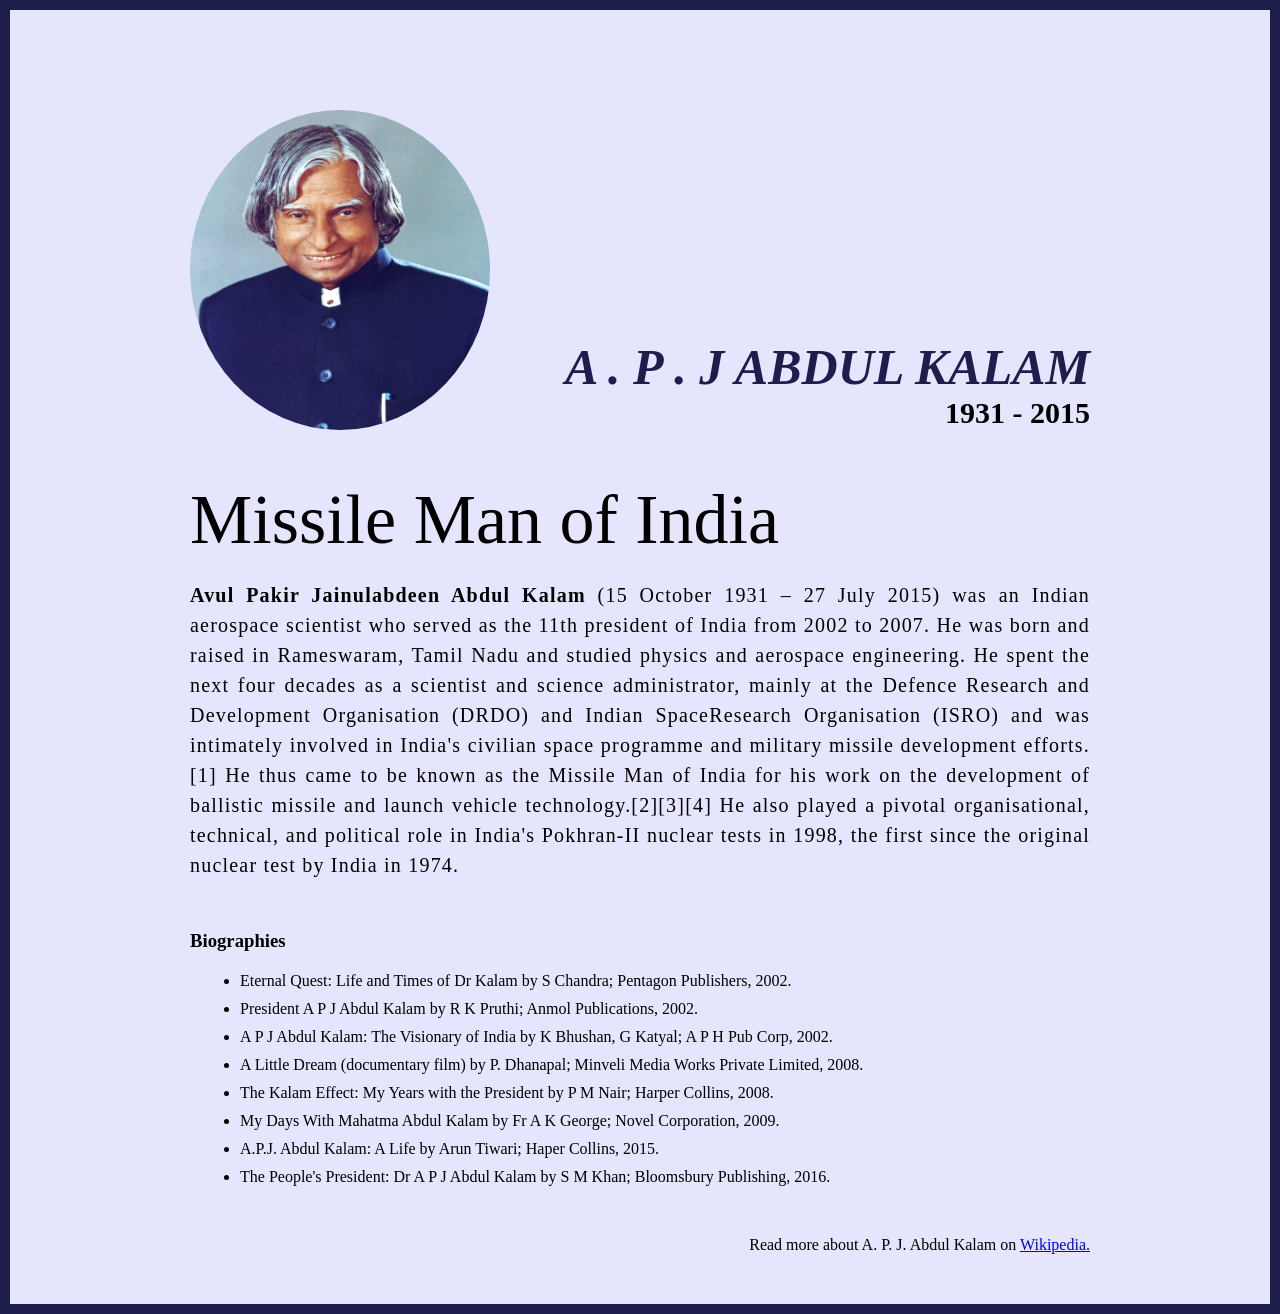
<file: Fronted Projects/P 1 Abdul Kalam/index.html>
<!DOCTYPE html>
<html lang="en">

<head>
    <meta charset="UTF-8">
    <meta name="viewport" content="width=device-width, initial-scale=1.0">
    <title>Abdul Kalam</title>
    <link rel="stylesheet" href="style.css">
    <style>
        .box {
            border: 4px;
        }
    </style>
</head>

<body>
    <div class="fullpage">
        <div class="content">

            <Section class="top_section">
                <div class="image_container">
                    <img src="./apj.jpg" alt="_Abdul_Kalam " width="400">
                </div>
                <div>
                    <h1>A . P . J Abdul Kalam</h1>
                    <h4>1931 - 2015</h4>
                </div>
            </Section>

            <Section class="about_section">
                <h2>Missile Man of India</h2>
                <p>
                    <b>Avul Pakir Jainulabdeen Abdul Kalam</b> (15 October 1931 – 27 July 2015) was an Indian aerospace
                    scientist who served as the 11th president of India from 2002 to 2007. He was born and raised in
                    Rameswaram, Tamil Nadu and studied physics and aerospace engineering. He spent the next four decades
                    as a scientist and science administrator, mainly at the Defence Research and Development
                    Organisation (DRDO) and Indian SpaceResearch Organisation (ISRO) and was intimately involved in
                    India's civilian space programme and military missile development efforts.[1] He thus came to be
                    known as the Missile Man of India for his work on the development of ballistic missile and launch
                    vehicle technology.[2][3][4] He also played a pivotal organisational, technical, and political role
                    in India's Pokhran-II nuclear tests in 1998, the first since the original nuclear test by India in
                    1974.
                </p>
            </Section>

            <section class="biography_section">
                <h3>Biographies</h3>
                <ul>
                    <li>
                        Eternal Quest: Life and Times of Dr Kalam by S Chandra; Pentagon Publishers, 2002.
                    </li>
                    <li>
                        President A P J Abdul Kalam by R K Pruthi; Anmol Publications, 2002.
                    </li>
                    <li>
                        A P J Abdul Kalam: The Visionary of India by K Bhushan, G Katyal; A P H Pub Corp, 2002.
                    </li>
                    <li>
                        A Little Dream (documentary film) by P. Dhanapal; Minveli Media Works Private Limited, 2008.
                    </li>
                    <li>
                        The Kalam Effect: My Years with the President by P M Nair; Harper Collins, 2008.
                    </li>
                    <li>
                        My Days With Mahatma Abdul Kalam by Fr A K George; Novel Corporation, 2009.
                    </li>
                    <li>
                        A.P.J. Abdul Kalam: A Life by Arun Tiwari; Haper Collins, 2015.
                    </li>
                    <li>
                        The People's President: Dr A P J Abdul Kalam by S M Khan; Bloomsbury Publishing, 2016.
                    </li>
                </ul>
            </section>

            <footer>
                <p>
                    Read more about A. P. J. Abdul Kalam on <a
                        href="https://en.wikipedia.org/wiki/A._P._J._Abdul_Kalam">Wikipedia.</a>
                </p>
            </footer>
        </div>
    </div>
</body>

</html>
</file>
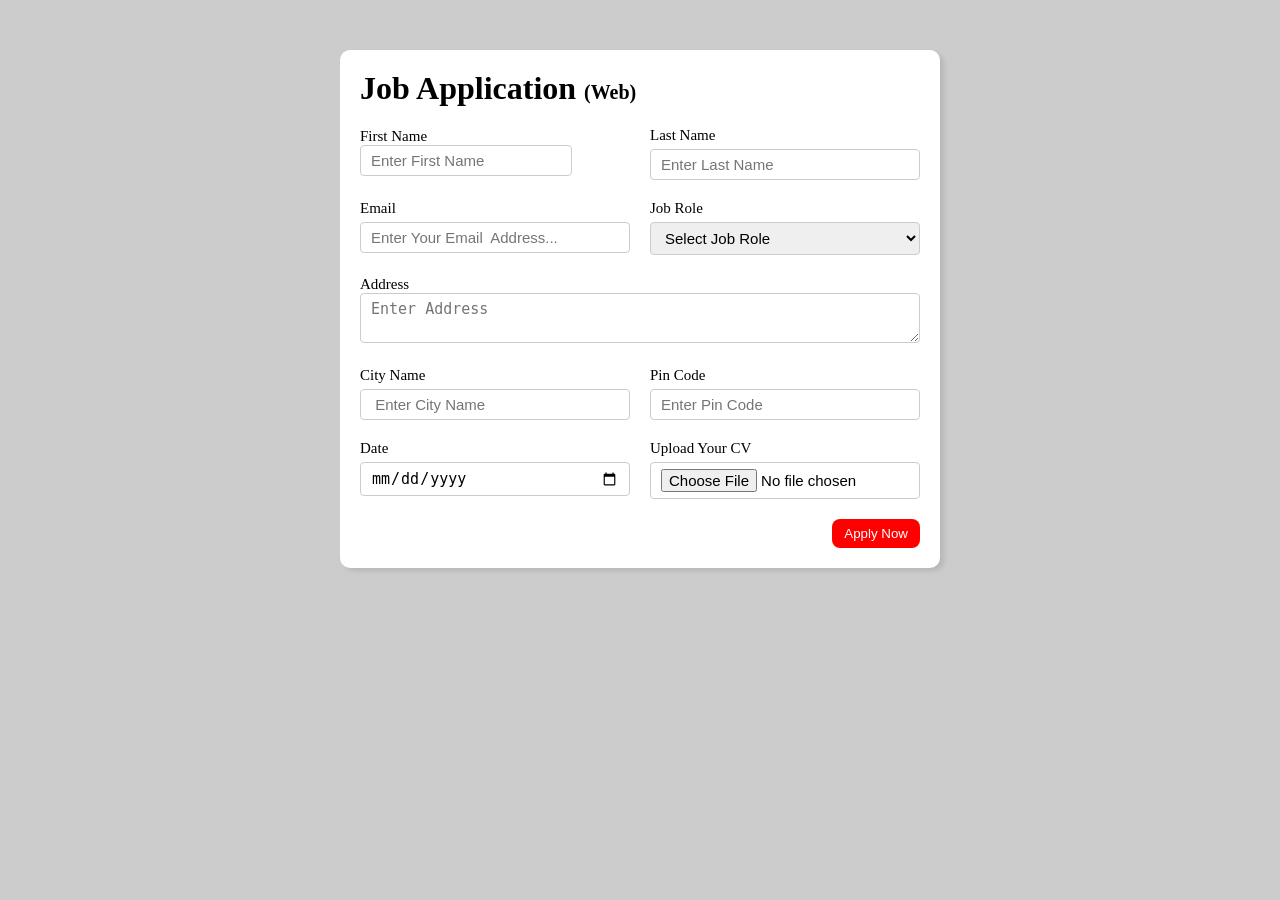
<file: Fronted Projects/P 2  Job Application Form/index.html>
<!DOCTYPE html>
<html lang="en">

<head>
    <meta charset="UTF-8">
    <meta name="viewport" content="width=device-width, initial-scale=1.0">
    <title>Job Application Form</title>
    <link rel="stylesheet" href="style.css">
</head>

<body>
    <div class="container">
        <div class="apply_box">
            <h1>Job Application <span class="title_small">(Web)</span></h1>
            <form action="">
                <div class="form_container">
                    <div form="form_control">
                        <label for="First Name">First Name</label>
                        <input id="first_name" name="First Name" placeholder="Enter First Name">
                    </div>
                    <div class="form_control">
                        <label for="Last Name">Last Name</label>
                        <input id="last_name" type="Last Name" placeholder="Enter Last Name">
                    </div>
                    <div class="form_control">
                        <label for="Email">Email</label>
                        <input type="email" id="Email" name="email" placeholder="Enter Your Email  Address...">
                    </div>
                    <div class="form_control">
                        <label for="job_role"> Job Role </label>
                        <select name="job_role" id="job_role">
                            <option value="Select Job Role"> Select Job Role </option>
                            <option value="frontend">Frontend Developer </option>
                            <option value="backend"> Backend Developer </option>
                            <option value="full stack"> Full Stack Developer </option>
                            <option value="UI UX"> UI & UX Designer</option>
                        </select>
                    </div>
                    <div class="textarea_control">
                        <label for="address"> Address </label>
                        <textarea id="address" name="address" row="4" cols="50" placeholder="Enter Address"></textarea>
                    </div>
                    <div class="form_control">
                        <label for="city name" > City Name </label>
                        <input id="city" name="City name" placeholder=" Enter City Name">
                    </div>
                    <div class="form_control">
                        <label for="pincode">Pin Code</label>
                        <input id="pincode" type="Pin_code" name="pincode" placeholder="Enter Pin Code">
                    </div>
                    <div class="form_control">
                        <label for="date"> Date </label>
                        <input value="23-07-2024" type="date" id="date" name="date">
                    </div>
                    <div class="form_control">
                        <label for="upload"> Upload Your CV</label>
                        <input type="file" id="file" name="file">
                    </div>
                </div>
                <div class="button_container">
                    <button type="submit"> Apply Now </button>
                </div>
            </form>
        </div>
    </div>
</body>
</html>
</file>
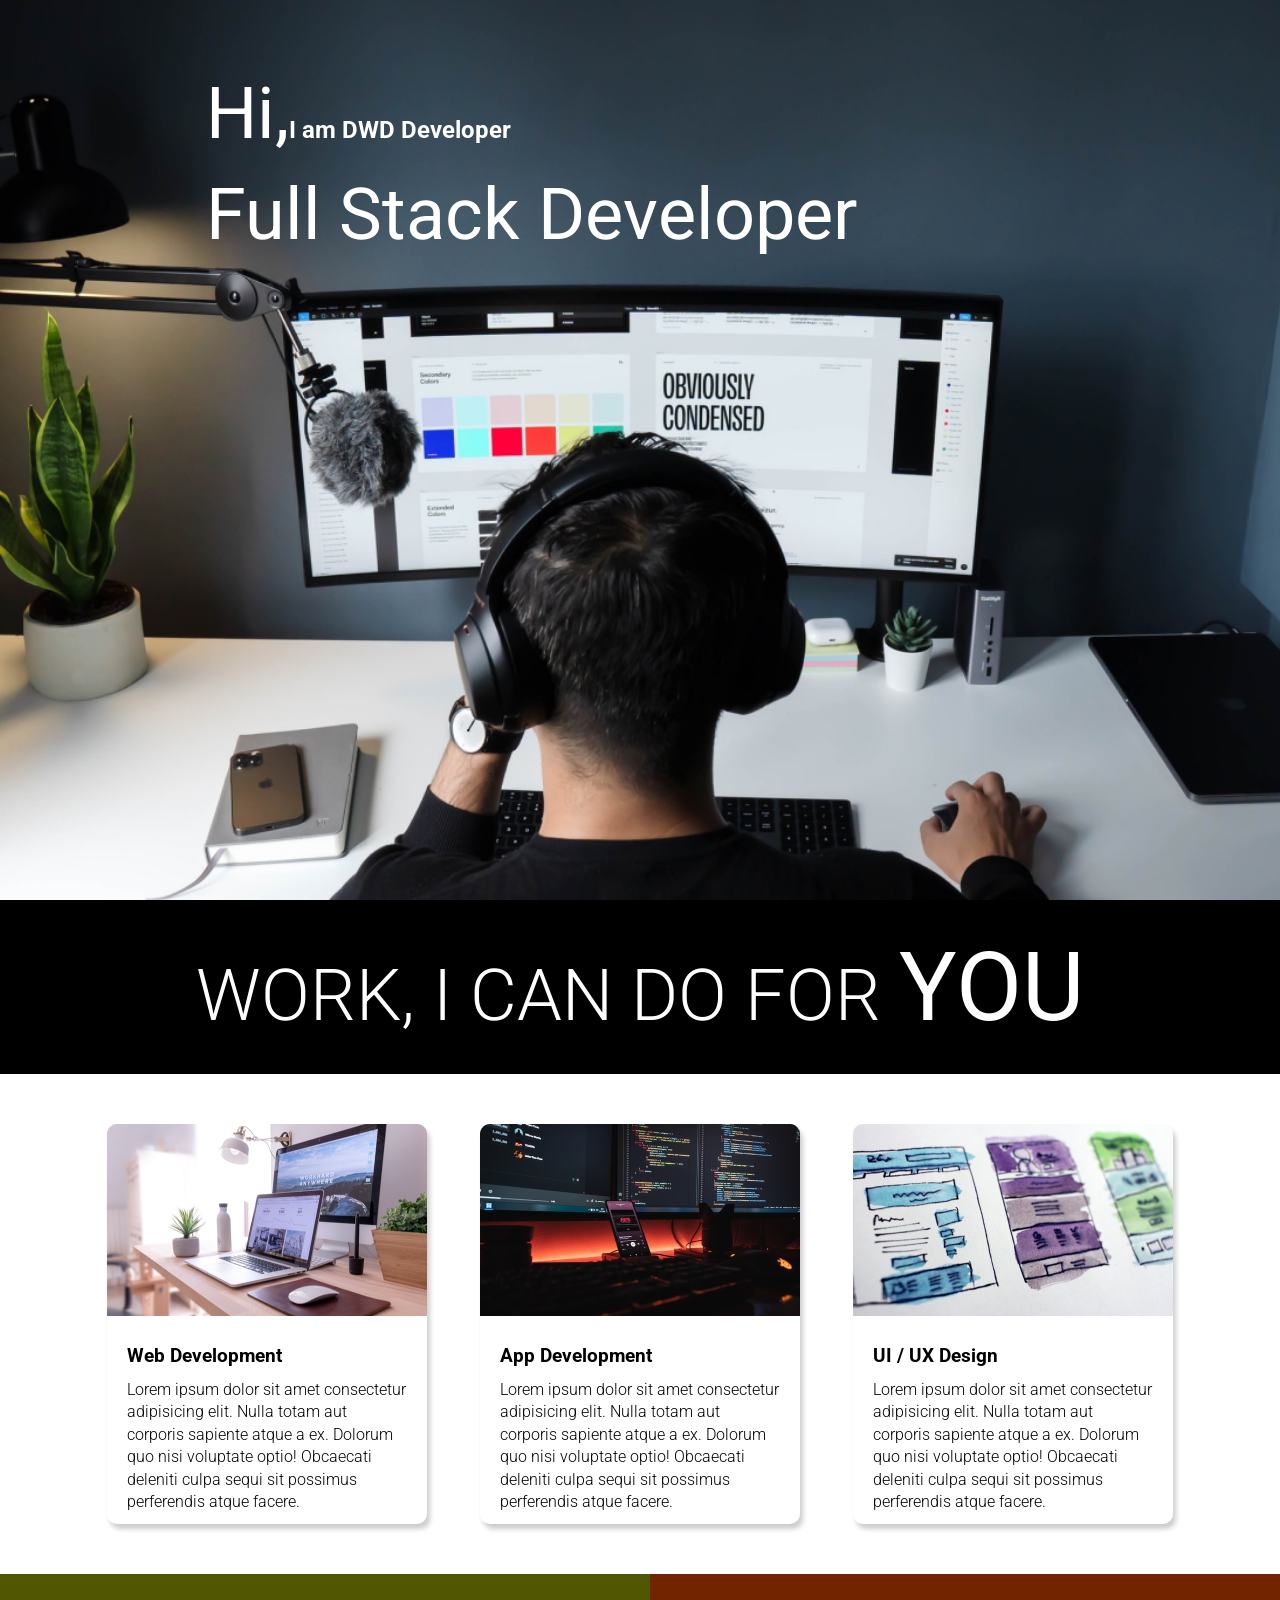
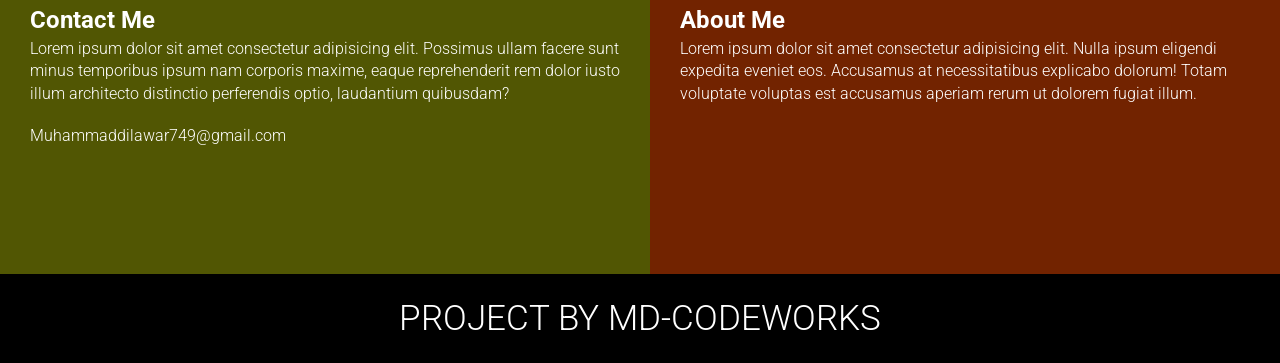
<file: Fronted Projects/P 4 Developer Landing Page/index.html>
<!-- 
    Date: 24-07-2026
    Start Time: 2:00 PM
    with breaks
    Finsh Time: 10:52 PM
-->
<!DOCTYPE html>
<html lang="en">

<head>
    <meta charset="UTF-8">
    <meta name="viewport" content="width=device-width, initial-scale=1.0">
    <title>Developer Landing Page</title>
    <link rel="stylesheet" href="style.css">
</head>

<body>
    <section class="hero_section">
        <div class="text_container">
            <h2><span class="lg_text">Hi,</span>I am DWD Developer</h2>
            <h1 class="lg_text">Full Stack Developer</h1>
        </div>
    </section>

    <section class="blackbox">
        <h2>Work, I Can do for <span>You</span></h2>
    </section>

    <section class="work">
        <div class="grid_item">
            <div class="card">
                <div class="img-container">
                    <img src="images/web.png" alt="Web Development">
                </div>
                <div class="card-content">
                    <h3>Web Development</h3>
                    <p>Lorem ipsum dolor sit amet consectetur adipisicing elit. Nulla totam aut corporis sapiente atque
                        a
                        ex. Dolorum quo nisi voluptate optio! Obcaecati deleniti culpa sequi sit possimus perferendis
                        atque
                        facere.</p>
                </div>
            </div>
        </div>
        <div class="grid_item">
            <div class="card">
                <div class="img-container">
                    <img src="images/mobile.png" alt="App Development">
                </div>
                <div class="card-content">
                    <h3>App Development</h3>
                    <p>Lorem ipsum dolor sit amet consectetur adipisicing elit. Nulla totam aut corporis sapiente atque
                        a
                        ex. Dolorum quo nisi voluptate optio! Obcaecati deleniti culpa sequi sit possimus perferendis
                        atque
                        facere.</p>
                </div>
            </div>
        </div>
        <div class="grid_item">
            <div class="card">
                <div class="img-container">
                    <img src="images/uiux.png" alt="UI / UX Design">
                </div>
                <div class="card-content">
                    <h3>UI / UX Design</h3>
                    <p>Lorem ipsum dolor sit amet consectetur adipisicing elit. Nulla totam aut corporis sapiente atque
                        a
                        ex. Dolorum quo nisi voluptate optio! Obcaecati deleniti culpa sequi sit possimus perferendis
                        atque
                        facere.</p>
                </div>
            </div>
        </div>
    </section>

    <section class="bottom_section">
        <div class="contact">
            <h2>Contact Me</h2>
            <p>Lorem ipsum dolor sit amet consectetur adipisicing elit. Possimus ullam facere sunt minus temporibus ipsum nam corporis maxime, eaque reprehenderit rem dolor iusto illum architecto distinctio perferendis optio, laudantium quibusdam?</p>
            <p>Muhammaddilawar749@gmail.com</p>
        </div>
        <div class="about">
            <h2>About Me</h2>
            <p>Lorem ipsum dolor sit amet consectetur adipisicing elit. Nulla ipsum eligendi expedita eveniet eos. Accusamus at necessitatibus explicabo dolorum! Totam voluptate voluptas est accusamus aperiam rerum ut dolorem fugiat illum.</p>
        </div>
    </section>

    <footer>
        Project By MD-CodeWorks
    </footer>
</body>

</html>
</file>
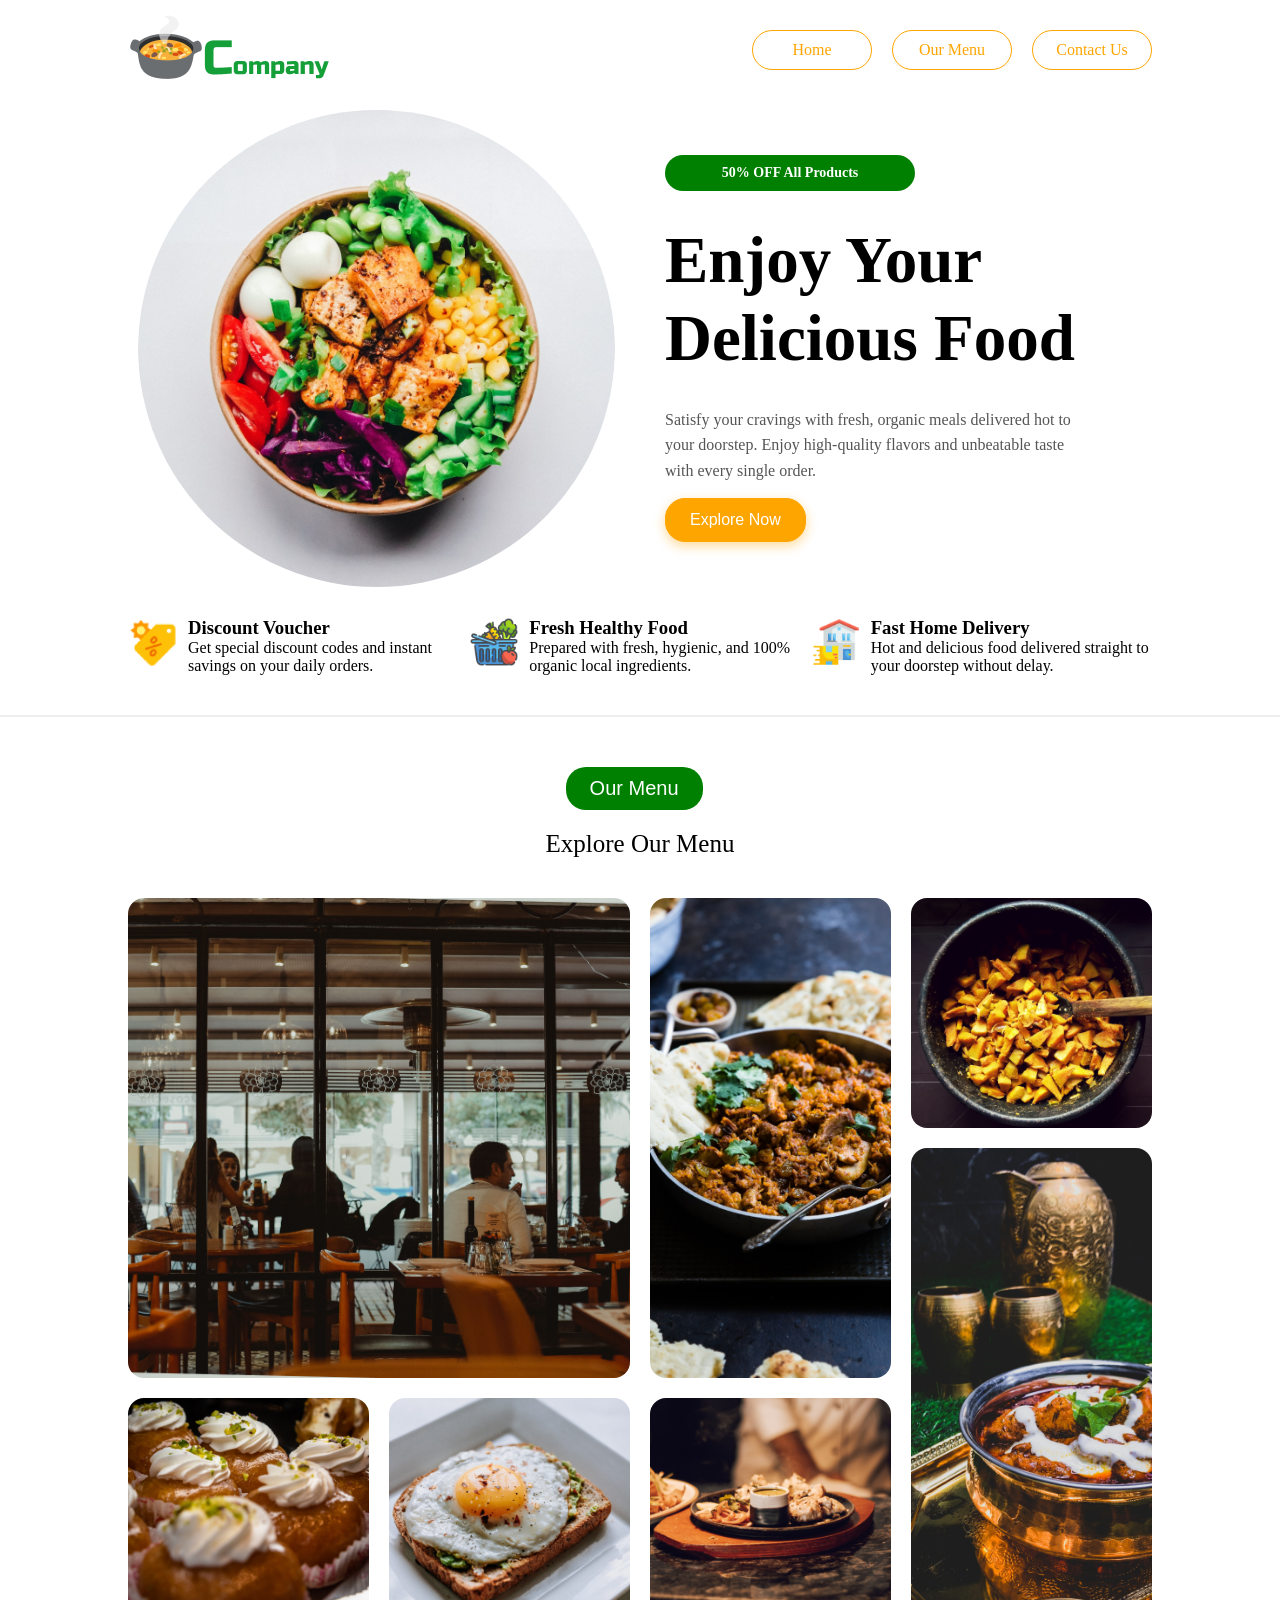
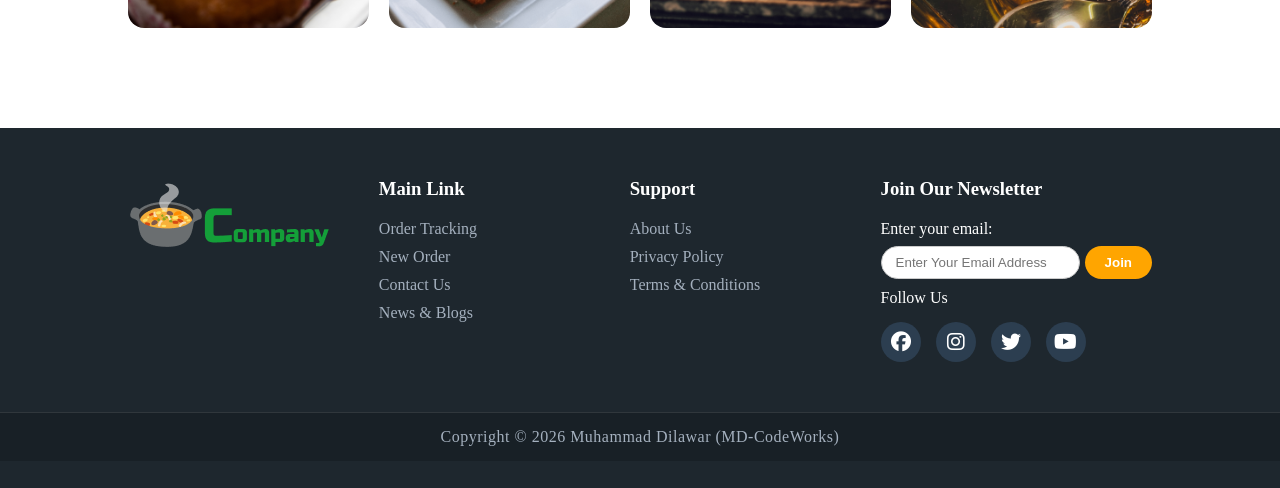
<file: Fronted Projects/P 5 Restaurant Website/index.html>
<!DOCTYPE html>
<html lang="en">

<head>
    <meta charset="UTF-8">
    <meta name="viewport" content="width=device-width, initial-scale=1.0">
    <title>P 5 - Restaurant Website</title>
    <link rel="stylesheet" href="style.css">
    <link rel="stylesheet" href="https://cdnjs.cloudflare.com/ajax/libs/font-awesome/6.5.1/css/all.min.css">
</head>

<body>
    <nav>
        <div>
            <img src="images/logo.png" alt="logo">
        </div>
        <div class="btn">
            <span class="close-btn">&times;</span>
            <a href="#home">Home</a>
            <a href="#our-menu">Our Menu</a>
            <a href="#footer">Contact Us</a>
        </div>
        <div class="hamburger">
            &#9776;
        </div>
    </nav>

    <section id="home" class="hero-section">
        <div class="container">
            <div class="img">
                <img src="images/hero_image.png" alt="Food Dish">
            </div>
            <div class="content">
                <h3>50% OFF All Products</h3>
                <h1>Enjoy Your Delicious Food</h1>
                <p>Satisfy your cravings with fresh, organic meals delivered hot to your doorstep. Enjoy high-quality flavors and unbeatable taste with every single order.</p>
                <button>Explore Now</button>
            </div>
        </div>
        <div class="fea">
            <div class="box1">
                <div>
                    <img src="icons/discount.png" alt="Discount_icon">
                </div>
                <div>
                    <h3>Discount Voucher</h3>
                    <p>Get special discount codes and instant savings on your daily orders. </p>
                </div>
            </div>
            <div class="box2">
                <div><img src="icons/fresh.png" alt="Fresh Healthy Food"></div>
                <div>
                    <h3>Fresh Healthy Food</h3>
                    <p>Prepared with fresh, hygienic, and 100% organic local ingredients.</p>

                </div>
            </div>
            <div class="box3">
                <div><img src="icons/delivery.png" alt="Fast Home Delivery"></div>
                <div>
                    <h3>Fast Home Delivery</h3>
                    <p>Hot and delicious food delivered straight to your doorstep without delay.</p>
                </div>
            </div>
        </div>
    </section>
    <hr>

    <section id="our-menu" class="Menu">
        <div>
            <button>Our Menu</button>
            <h3>Explore Our Menu</h3>
        </div>
        <div class="container-img">
            <img class="img1" src="images/pexels-cihanyuce-12181619.jpg" alt="">
            <img class="img2" src="images/grid_image2.png" alt="">
            <img class="img3" src="images/grid_image3.png" alt="">
            <img class="img7" src="images/grid_image7.png" alt="">
            <img class="img4" src="images/grid_image4.png" alt="">
            <img class="img5" src="images/grid_image5.png" alt="">
            <img class="img6" src="images/grid_image6.png" alt="">
        </div>
    </section>

    <footer id="footer">
        <div class="f-container">
            <div class="logo">
                <img src="images/logo.png" alt="">
            </div>
            <div class="fbox2">
                <h3>Main Link</h3>
                <ul>
                    <li>Order Tracking</li>
                    <li>New Order</li>
                    <li>Contact Us</li>
                    <li>News & Blogs</li>
                </ul>
            </div>
            <div class="fbox3">
                <h3>Support</h3>
                <ul>
                    <li>About Us</li>
                    <li>Privacy Policy</li>
                    <li>Terms & Conditions</li>
                </ul>
            </div>
            <div class="fbox4">
                <h3>Join Our Newsletter</h3>
                <div class="email">
                    <div>
                        <form action="#">
                            <label for="email">Enter your email:</label>
                            <div class="email-input">
                                <input type="email" id="email" name="email" placeholder="Enter Your Email Address">
                                <button>Join</button>
                            </div>
                        </form>
                    </div>
                </div>
                <p>Follow Us</p>
                <div class="social-link">
                    <div class="social-container">
                        <div><i class="fa-brands fa-facebook"></i></div>
                        <div><i class="fa-brands fa-instagram"></i></div>
                        <div><i class="fa-brands fa-twitter"></i></div>
                        <div><i class="fa-brands fa-youtube"></i></div>
                    </div>
                </div>
            </div>
        </div>
        <div class="MD">
            <h4>Copyright &copy; 2026 Muhammad Dilawar (MD-CodeWorks)</h4>
        </div>
    </footer>
    <!-- Back to Top Button -->
    <button id="scrollTopBtn" title="Go to top">&#8593;</button>
    <script src="script.js"></script>
</body>

</html>
</file>
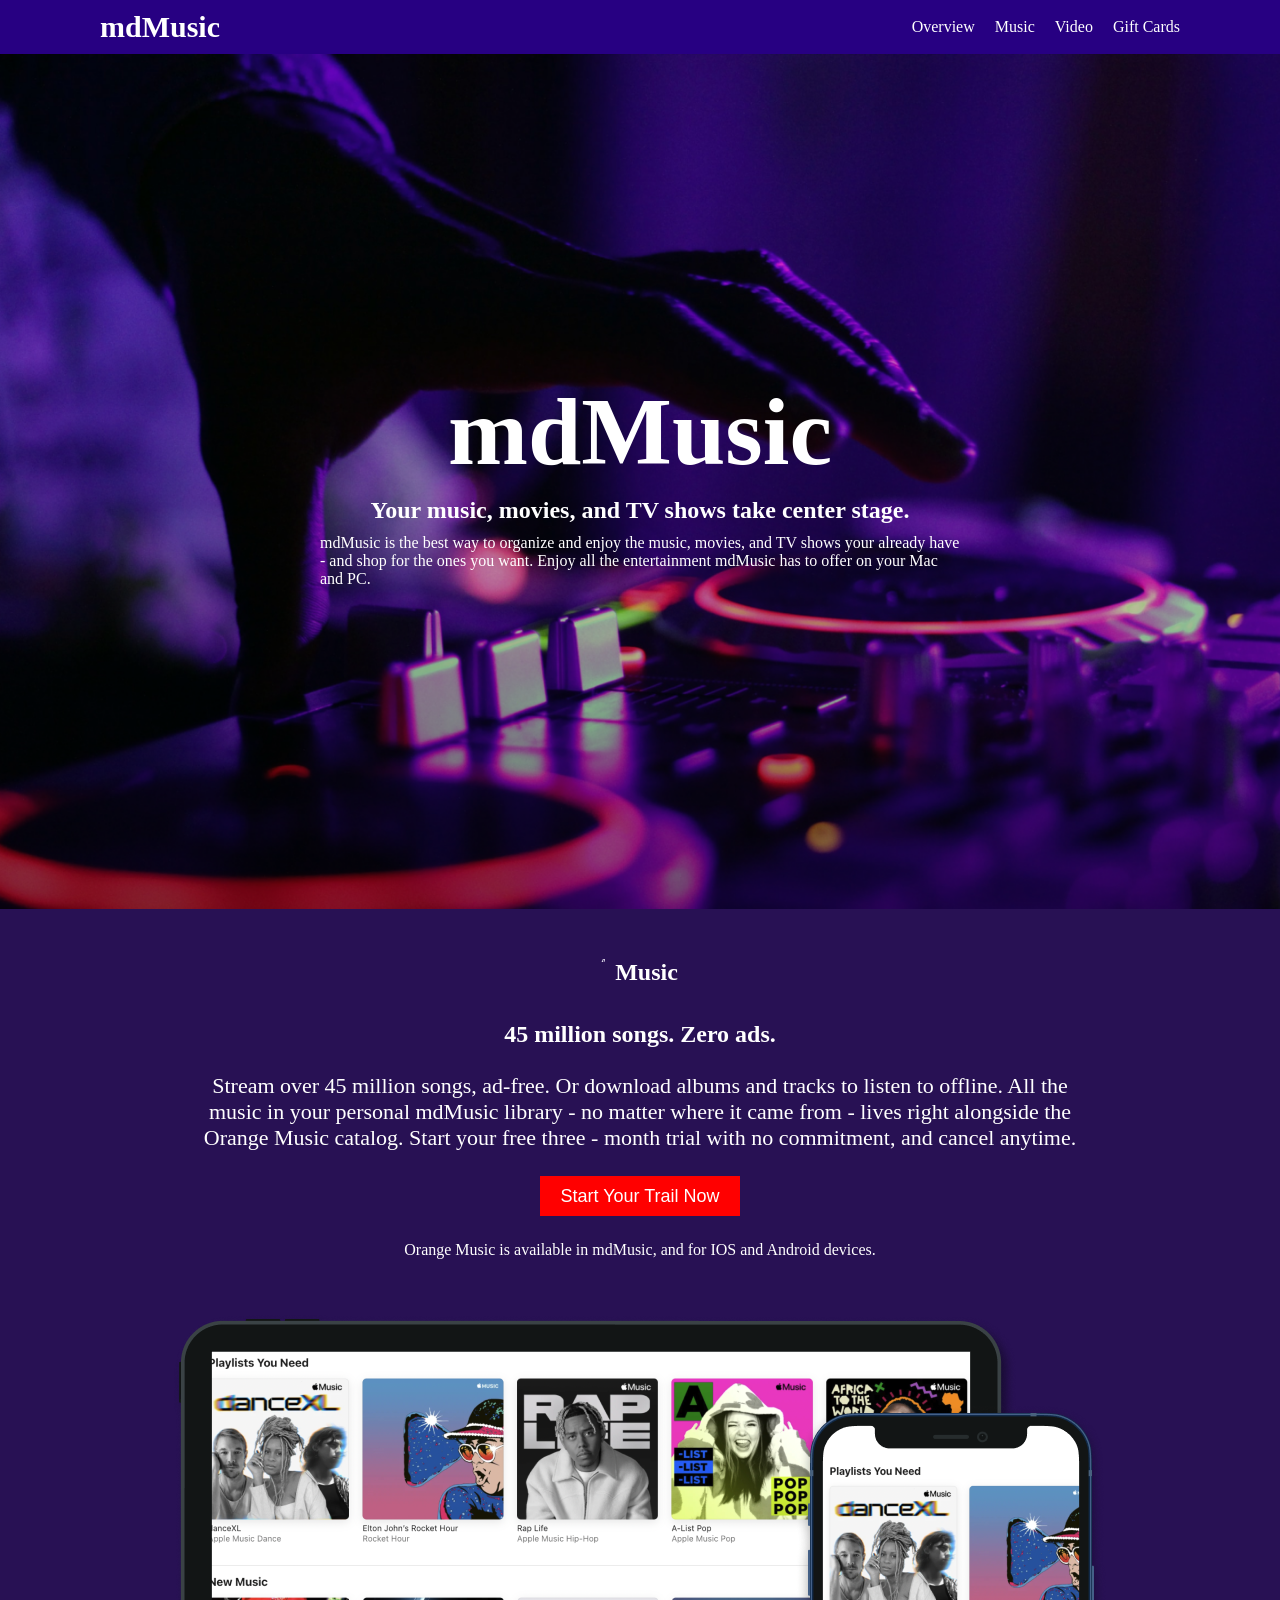
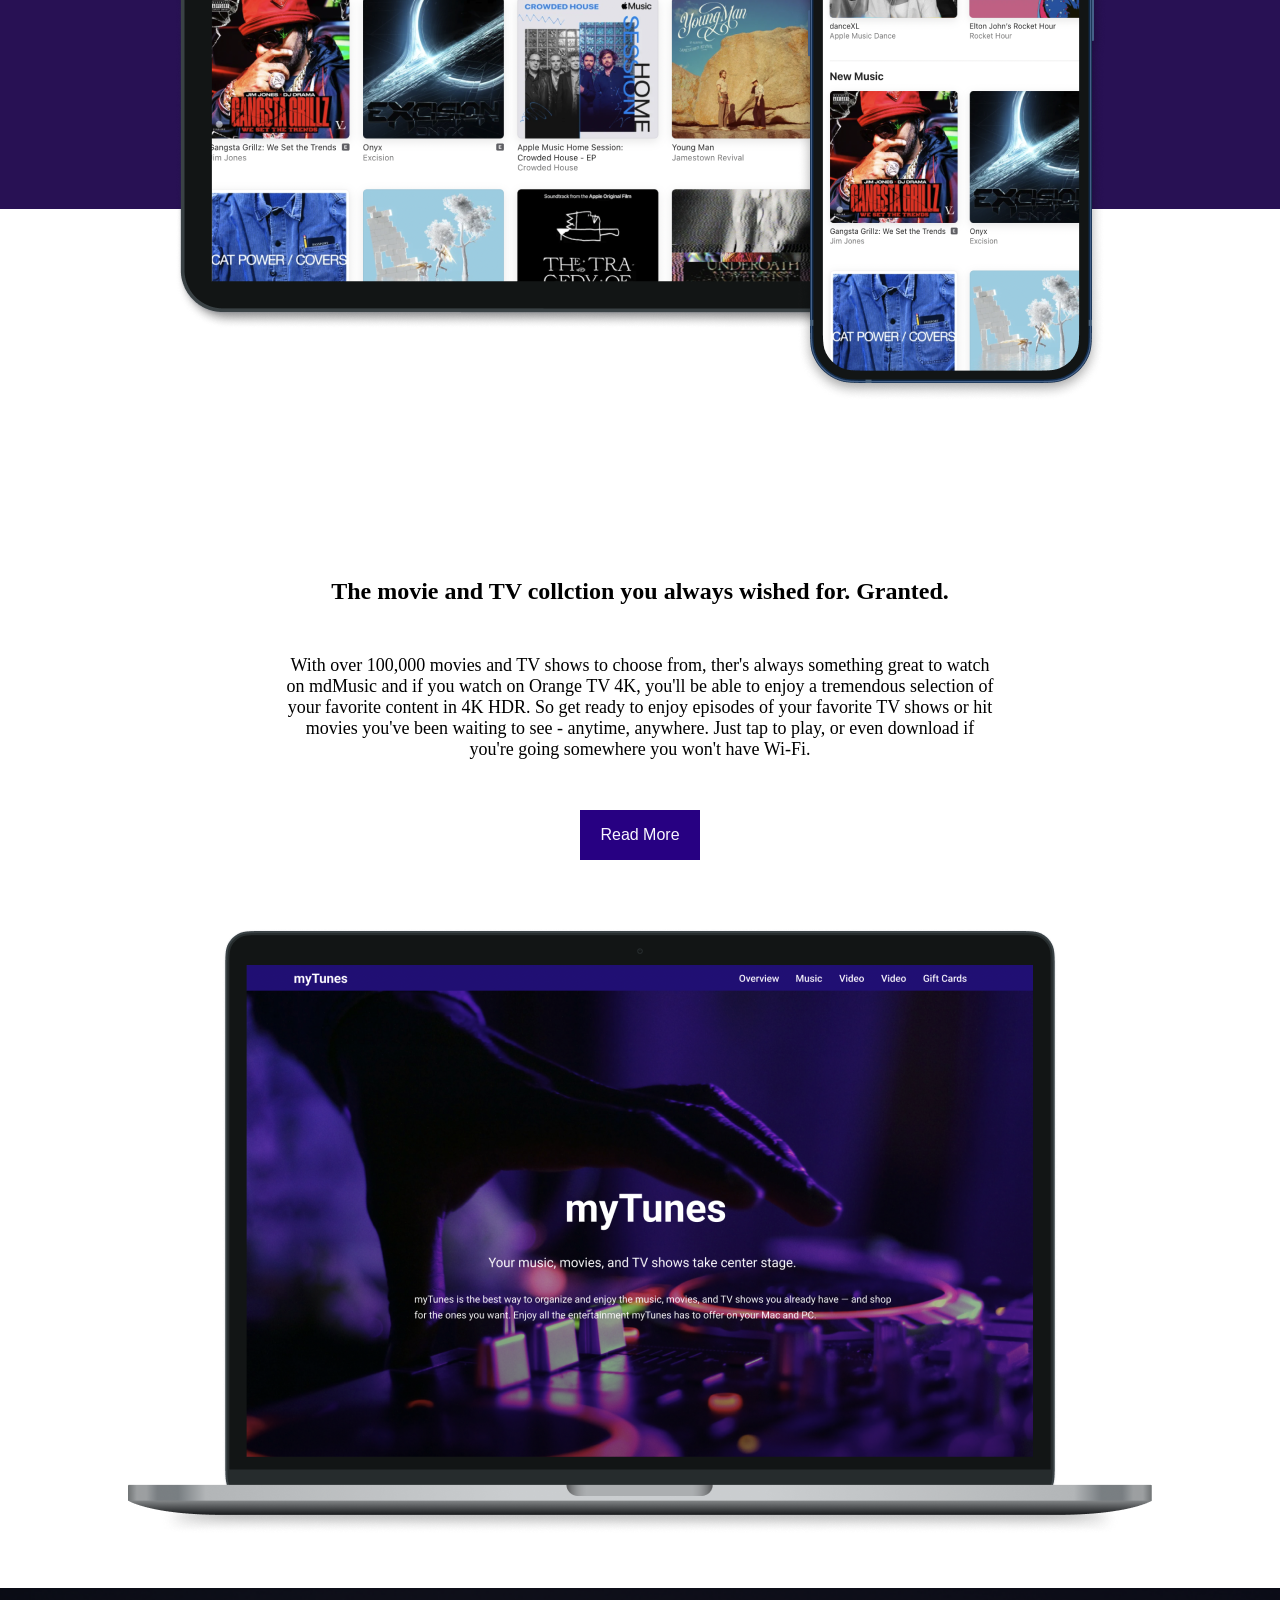
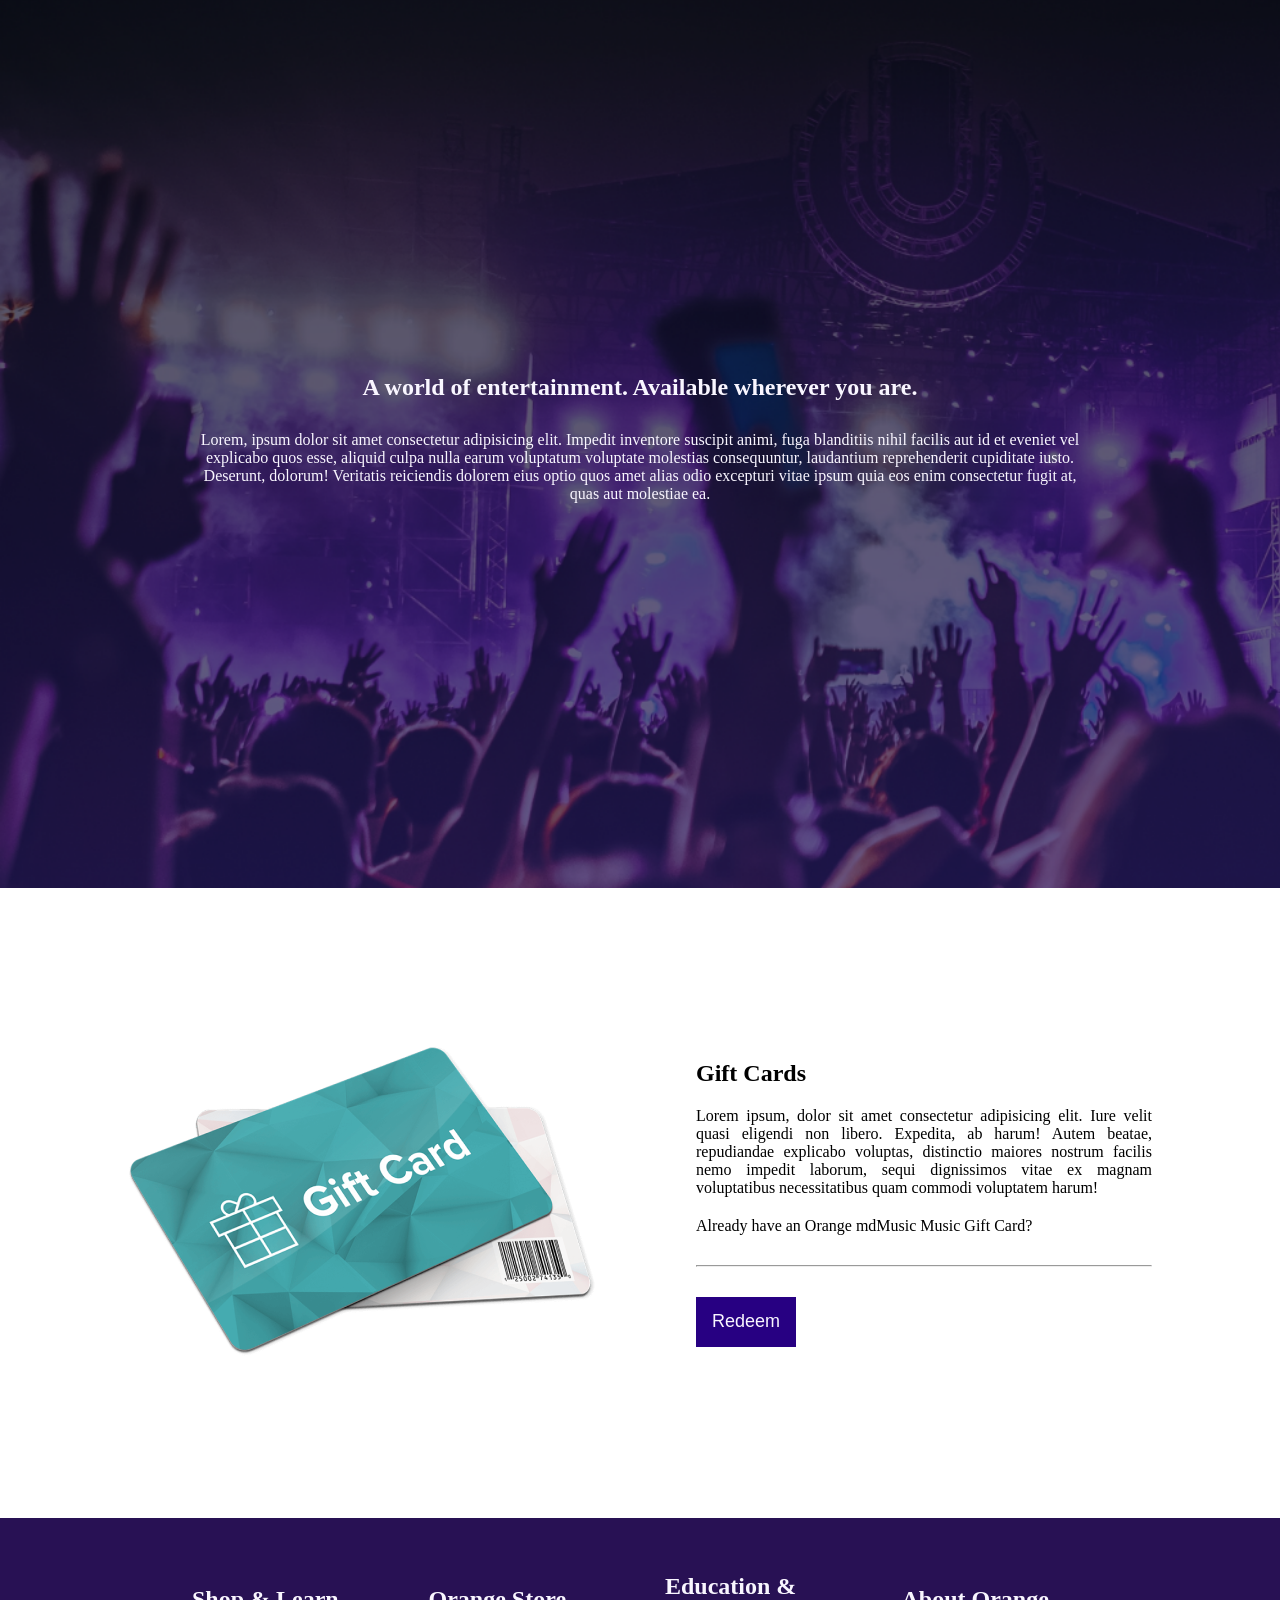
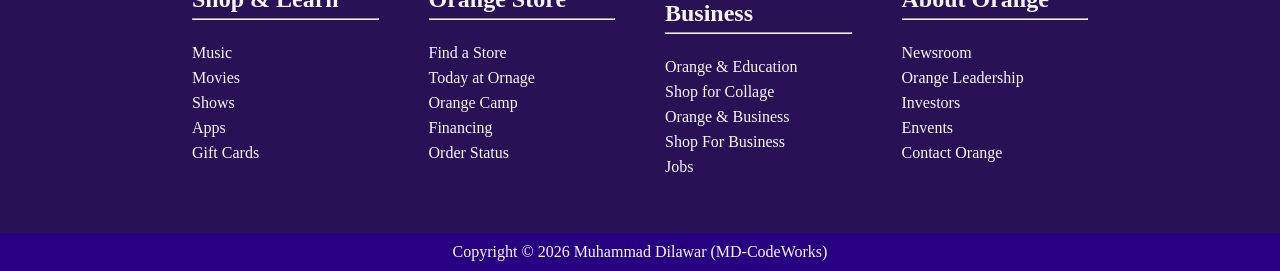
<file: Fronted Projects/P 6 Music Website/index.html>
<!doctype html>
<html lang="en">
  <head>
    <meta charset="UTF-8" />
    <meta name="viewport" content="width=device-width, initial-scale=1.0" />
    <title>P 6 - Music Website</title>
    <link rel="stylesheet" href="style.css" />
    <link rel="stylesheet" href="https://cdnjs.cloudflare.com/ajax/libs/font-awesome/6.5.1/css/all.min.css">
  </head>

  <body>
    <head>
      <nav>
          <div class="logo">mdMusic</div>
          <div>
            <ul>
              <li>Overview</li>
              <li>Music</li>
              <li>Video</li>
              <li>Gift Cards</li>
            </ul>
          </div>
      </nav>
    </head>

    <section class="hero-section">
      <div><h1>mdMusic</h1></div>
      <div><h2>Your music, movies, and TV shows take center stage.</h2></div>
      <div>
        <p>
          mdMusic is the best way to organize and enjoy the music, movies, and
          TV shows your already have - and shop for the ones you want. Enjoy all
          the entertainment mdMusic has to offer on your Mac and PC.
        </p>
      </div>
    </section>

    <section class="music">
      <div class="container">
        <div class="heading">
          <i class="fa-solid fa-music"></i>
          <h1>Music</h1>
        </div>

        <div class="content">
          <h2>45 million songs. Zero ads.</h2>
          <p class="p-1">
            Stream over 45 million songs, ad-free. Or download albums and tracks
            to listen to offline. All the music in your personal mdMusic library
            - no matter where it came from - lives right alongside the Orange
            Music catalog. Start your free three - month trial with no
            commitment, and cancel anytime.
          </p>
          <button>Start Your Trail Now</button>
          <p>
            Orange Music is available in mdMusic, and for IOS and Android
            devices.
          </p>
        </div>

        <img src="images/ipad-iphone.png" alt="" />
      </div>
    </section>

    <section class="s-3">
      <div class="container">
        <h2>The movie and TV collction you always wished for. Granted.</h2>
        <p>
          With over 100,000 movies and TV shows to choose from, ther's always
          something great to watch on mdMusic and if you watch on Orange TV 4K,
          you'll be able to enjoy a tremendous selection of your favorite
          content in 4K HDR. So get ready to enjoy episodes of your favorite TV
          shows or hit movies you've been waiting to see - anytime, anywhere.
          Just tap to play, or even download if you're going somewhere you won't
          have Wi-Fi.
        </p>
        <button>Read More</button>
      </div>
      <div class="img">
        <img src="images/mac.png" alt="" />
      </div>
    </section>

    <section class="s-4">
      <div class="container">
        <h2>A world of entertainment. Available wherever you are.</h2>
        <p>
          Lorem, ipsum dolor sit amet consectetur adipisicing elit. Impedit
          inventore suscipit animi, fuga blanditiis nihil facilis aut id et
          eveniet vel explicabo quos esse, aliquid culpa nulla earum voluptatum
          voluptate molestias consequuntur, laudantium reprehenderit cupiditate
          iusto. Deserunt, dolorum! Veritatis reiciendis dolorem eius optio quos
          amet alias odio excepturi vitae ipsum quia eos enim consectetur fugit
          at, quas aut molestiae ea.
        </p>
      </div>
    </section>

    <section class="s-5">
      <div class="container">
        <div class="img">
          <img src="images/gift_card.png" alt="Gift Card" />
        </div>
        <div class="content">
          <h2>Gift Cards</h2>
          <p>
            Lorem ipsum, dolor sit amet consectetur adipisicing elit. Iure velit
            quasi eligendi non libero. Expedita, ab harum! Autem beatae,
            repudiandae explicabo voluptas, distinctio maiores nostrum facilis
            nemo impedit laborum, sequi dignissimos vitae ex magnam voluptatibus
            necessitatibus quam commodi voluptatem harum!
          </p>
          <p class="p-2">Already have an Orange mdMusic Music Gift Card?</p>
          <hr />
          <button>Redeem</button>
        </div>
      </div>
    </section>

    <footer>
      <div class="container">
        <div class="box1">
          <h2>Shop & Learn</h2>
          <hr />
          <ul>
            <li>Music</li>
            <li>Movies</li>
            <li>Shows</li>
            <li>Apps</li>
            <li>Gift Cards</li>
          </ul>
        </div>
        <div class="box2">
          <h2>Orange Store</h2>
          <hr />
          <ul>
            <li>Find a Store</li>
            <li>Today at Ornage</li>
            <li>Orange Camp</li>
            <li>Financing</li>
            <li>Order Status</li>
          </ul>
        </div>
        <div class="box3">
          <h2>Education & Business</h2>
          <hr />
          <ul>
            <li>Orange & Education</li>
            <li>Shop for Collage</li>
            <li>Orange & Business</li>
            <li>Shop For Business</li>
            <li>Jobs</li>
          </ul>
        </div>
        <div class="box4">
          <h2>About Orange</h2>
          <hr />
          <ul>
            <li>Newsroom</li>
            <li>Orange Leadership</li>
            <li>Investors</li>
            <li>Envents</li>
            <li>Contact Orange</li>
          </ul>
        </div>
      </div>
    </footer>
    <div class="copy">
      <p>Copyright &copy; 2026 Muhammad Dilawar (MD-CodeWorks)</p>
    </div>
  </body>
</html>
</file>
<file: Fronted Projects/P 1 Abdul Kalam/style.css>
*{
  margin: 0;
  padding: 0;
  box-sizing: border-box;
}

.fullpage{
    background-color: #e5e5fd;
    border: 10px solid #1d1e4c;
    min-height: 100vh;
}

.content {
    max-width: 900px;
    margin: 0 auto;
  }

.top_section {
    margin-top: 100px;
    display: flex;
    justify-content: space-between;
    align-items: flex-end;
  }

.top_section h1 {
    font-size: 50px;
    font-weight: bold;
    font-style: italic;
    color: #1d1e4c;
    text-transform: uppercase;
}

.top_section h4 {
    font-size: 30px;
    text-align: end;
}

.image_container{
    border-radius: 50%;
    overflow: hidden;
}

  .image_container,
img {
  width: 300px;
  height: 320px;
}

.about_section {
    margin-top: 50px;
  }
  .about_section h2 {
    font-size: 70px;
    font-weight: 400;
    margin-bottom: 20px;
  }
  .about_section p {
    font-size: 20px;
    line-height: 30px;
    letter-spacing: 1.2px;
    text-align: justify;
  }
  .biography_section {
    margin: 50px 0;
  }
  .biography_section h3 {
    margin-bottom: 20px;
  }
  .biography_section ul {
    margin-left: 50px;
  }
  .biography_section li {
    margin-bottom: 10px;
  }
  
  footer {
    margin: 50px 0;
  }
  footer p {
    text-align: end;
  }
</file>
<file: Fronted Projects/P 2  Job Application Form/style.css>
* {
    margin: 0;
    padding: 0;
    box-sizing: border-box;
  }
  
  body {
    background-color: #ccc;
  }
  .container {
    max-width: 900px;
    margin: 0 auto;
  }
  
  .apply_box {
    max-width: 600px;
    padding: 20px;
    background-color: white;
    margin: 0 auto;
    margin-top: 50px;
    box-shadow: 4px 3px 5px rgba(1, 1, 1, 0.1);
    border-radius: 10px;
  }
  
  .title_small {
    font-size: 20px;
  }
  
  .form_container {
    margin-top: 20px;
    display: grid;
    grid-template-columns: repeat(auto-fit, minmax(200px, 1fr));
    gap: 20px;
  }
  .form_control {
    display: flex;
    flex-direction: column;
  }
  
  label {
    font-size: 15px;
    margin-bottom: 5px;
  }
  
  input,
  select,
  textarea {
    padding: 6px 10px;
    border: 1px solid #ccc;
    border-radius: 4px;
    font-size: 15px;
  }
  
  input:focus {
    outline-color: red;
  }
  
  .button_container {
    display: flex;
  
    justify-content: flex-end;
    margin-top: 20px;
  }
  button {
    background-color: red;
    border: transparent solid 2px;
    padding: 5px 10px;
    color: white;
    border-radius: 8px;
    transition: 0.3s ease-in;
  }
  button:hover {
    background-color: #ccc;
    border: 2px solid red;
    color: black;
    transition: 0.3s ease-out;
    cursor: pointer;
  }
  .textarea_control {
    grid-column: 1 / span 2;
  }
  .textarea_control textarea {
    width: 100%;
  }
  
  @media (max-width: 460px) {
    .textarea_control {
      grid-column: 1 / span 1;
    }
  } ;
</file>
<file: Fronted Projects/P 4 Developer Landing Page/style.css>
@import url('https://fonts.googleapis.com/css2?family=Roboto:ital,wght@0,100..900;1,100..900&display=swap');
*{
    margin: 0;
    padding: 0;
    box-sizing: border-box;
}

html, body{
    line-height: 1.4;
    font-weight: 300;
    font-family: "Roboto", sans-serif;
}

.hero_section{
    background-image: url(images/developer.png);
    min-height: 100vh;
    background-position: center;
    background-size: cover;
    background-repeat: no-repeat;    
}

.text_container{
    color: white;
    max-width: 900px;
    margin: 0 auto;
    padding-top: 64px;
    padding-left: 16px;
}

.lg_text{
    font-weight: 400;
    font-size: 72px;
}

.blackbox{
    background-color: black;
    padding: 20px;
}

.blackbox h2{
    color: white;
    font-weight: 300;
    font-size: 72px;
    text-transform: uppercase;
    text-align: center;
}

.blackbox h2 span{
    font-size: 96px;
    font-weight: 400;
}

.work{
    display: grid;
    gap: 20px;
    grid-template-columns: repeat(auto-fit, minmax(320px , 1fr));
    max-width: 1100px;
    margin: 50px auto;
}

.grid_item{
    display: flex;
    justify-content: center;
    align-items: center;
}

.card{
    max-width: 320px;
    height: 400px;
    border-radius: 10px;
    box-shadow: 3px 5px 5px rgba(1, 1, 1, 0.2);
    transition: 0.2s ease-in-out;
}
.card:hover{
    transform: scale(1.04);
    box-shadow: 3px 5px 5px rgba(1, 1, 1, 0.3);
}
.card-content{
    padding: 20px;
}

.card-content h3{
    margin-bottom: 10px;
}

.bottom_section{
    display: flex;
    
}

.contact{
    background-color: #515603;
    padding: 30px;
}

.about{
    background-color: #722300;
    padding: 30px;
}

.contact, .about{
    min-height: 300px;
    color: white;
}

.contact p, .about p{
    margin-bottom: 20px;
}

footer{
    color: white;
    font-size: 35px;
    text-align: center;
    text-transform: uppercase;
    background-color: black;
    padding: 20px;
}

@media (max-width:786px){
    .hero_section{
        min-height: 50vh;
    }
    .text_container{
        padding: 10px;
        text-align: center;
    }
    .lg_text{
        font-size: 32px;
    }
    .blackbox h2{
        font-size: 24px;
    }
    .blackbox h2 span{
        font-weight: 400;
        font-size: 32px;
    }
    .bottom_section{
        flex-direction: column;
    }
    h1{
         font-size: 32px;
    }
    .about h2, .contact h2{
        font-size: 32px;
    }
    footer{
        font-size: 15px;
    }
}
</file>
<file: Fronted Projects/P 5 Restaurant Website/style.css>
* {
  margin: 0;
  padding: 0;
  box-sizing: border-box;
}
html {
  scroll-behavior: smooth;
}
/* Nav Bar */
nav {
  width: 80vw;
  margin: auto;
  display: flex;
  justify-content: space-between;
  align-items: center;
  padding: 10px 0;
}
nav .btn {
  display: flex;
  align-items: center;
  gap: 20px;
}
nav .btn a {
  text-decoration: none;
  display: inline-block;
  background-color: white;
  color: orange;
  padding: 10px 20px;
  border: 1px solid orange;
  font-size: 16px;
  cursor: pointer;
  border-radius: 20px;
  min-width: 120px;
  text-align: center;
  transition: all 0.3s ease;
}
nav .btn a:hover {
  transform: translateY(-2px);
  box-shadow: 0px 4px 12px rgba(255, 165, 0, 0.3);
}

nav .btn a:active {
  transform: translateY(0);
  box-shadow: none;
}

/* Hero Section / Section 1 */
.container {
  display: flex;
  justify-content: center;
  align-items: center;
  gap: 50px;
  width: 80vw;
  box-sizing: border-box;
  margin: auto;
  padding: 10px;
}
.container .img {
  flex: 1;
}
.container .img img {
  width: 100%;
  max-width: 480px;
  aspect-ratio: 1 / 1;
  object-fit: cover;
  border-radius: 50%;
  display: block;
  margin: auto;
}
.content h3 {
  width: 250px;
  background-color: green;
  color: white;
  font-size: 14px;
  text-align: center;
  padding: 10px;
  border-radius: 20px;
}
.content h1 {
  margin: 30px 0;
  font-size: 65px;
  font-weight: 560;
  line-height: 1.2;
}
.content p {
  line-height: 1.6;
  color: #555;
  max-width: 90%;
}
.content {
  flex: 1;
}
.content button {
  background-color: orange;
  color: white;
  padding: 12px 24px;
  border: 1px solid orange;
  font-size: 16px;
  cursor: pointer;
  border-radius: 20px;
  margin-top: 15px;
  box-shadow: 0px 4px 12px rgba(255, 165, 0, 0.4);
  transition:
    transform 0.2s ease,
    box-shadow 0.2s ease;
}
.content button:active {
  transform: translateY(2px);
  box-shadow: 0 2px 8px rgba(0, 0, 0, 0.1);
}
.content button:hover {
  background-color: white;
  color: orange;
  transform: translateY(-2px);
  box-shadow: 0px 6px 16px rgba(255, 165, 0, 0.5);
}
.fea {
  display: flex;
  width: 80vw;
  margin: auto;
}
.fea img {
  width: 50px;
  height: auto;
}

.fea .box1,
.fea .box2,
.fea .box3 {
  display: flex;
  flex: 1;
  gap: 10px;
  margin-top: 20px;
  margin-bottom: 10px;
}
hr {
  width: 100%;
  margin: 30px auto;
  border: none;
  border: 1px solid #eee;
}

/* Section: Our Menu */
.Menu button {
  background-color: green;
  color: white;
  padding: 10px 24px;
  border: none;
  font-size: 20px;
  margin: 20px;
  border-radius: 20px;
  cursor: pointer;
  transition: all 0.3s ease;
}
.Menu button:hover {
  background-color: darkgreen;
  transform: translateY(-2px);
  box-shadow: 0 4px 12px rgba(0, 128, 0, 0.3);
}

.Menu button:active {
  transform: translateY(0);
  box-shadow: none;
}

.Menu h3 {
  font-size: 25px;
  font-weight: 400;
  margin-bottom: 40px;
}

.Menu {
  width: 80vw;
  margin: auto;
  display: flex;
  flex-direction: column;
  justify-content: center;
  align-items: center;
}

.container-img {
  display: grid;
  grid-template-columns: repeat(4, 1fr);
  grid-auto-rows: 230px;
  gap: 20px;
  width: 100%;
  margin-bottom: 100px;
}
.container-img img {
  width: 100%;
  height: 100%;
  object-fit: cover;
  border-radius: 16px;
  transition: transform 0.3s ease;
}
.container-img img:hover {
  transform: scale(1.03);
}
.container-img .img1 {
  grid-column: span 2;
  grid-row: span 2;
}
.img2 {
  grid-column: span 1;
  grid-row: span 2;
}
.img7 {
  grid-column: span 1;
  grid-row: span 2;
}

/* Footer */
footer {
  background-color: #1e272e;
  color: white;
  min-height: 40vh;
}

.f-container {
  padding: 50px 0;
  width: 80vw;
  margin: auto;
  display: flex;
  justify-content: space-between;
  gap: 20px;
}

.f-container > div {
  flex: 1;
}

.f-container ul {
  list-style: none;
}
.f-container ul li {
  color: #a4b0be;
  margin-top: 10px;
  cursor: pointer;
  transition: color 0.3s ease;
}

.f-container ul li:hover {
  color: orange;
}
.f-container h3 {
  margin-bottom: 20px;
}

.f-container .email {
  display: flex;
  gap: 5px;
  align-items: flex-end;
}

.f-container .email-input {
  margin-top: 8px;
  display: flex;
  gap: 5px;
}
#email {
  flex: 1;
  padding: 8px 14px;
  border: 1px solid #ccc;
  border-radius: 20px;
}
/* Newsletter Button Hover Style */
.f-container .email-input button {
  background-color: orange;
  color: white;
  padding: 8px 20px;
  border: none;
  cursor: pointer;
  border-radius: 20px;
  font-weight: 600;
  transition: all 0.3s ease;
}

.f-container .email-input button:hover {
  background-color: #e69500;
  transform: translateY(-2px);
  box-shadow: 0 4px 12px rgba(255, 165, 0, 0.4);
}

.f-container .email-input button:active {
  transform: translateY(0);
}

.f-container ul li,
.f-container .fbox4 p {
  margin-top: 10px;
}
/* Footer Social Icons Styling */
.social-container {
  display: flex;
  gap: 15px;
  margin-top: 15px;
}

.social-container i {
  font-size: 20px;
  color: white;
  background-color: #2c3e50;
  width: 40px;
  height: 40px;
  border-radius: 50%;
  display: flex;
  align-items: center;
  justify-content: center;
  cursor: pointer;
  transition: all 0.3s ease;
}

/* Hover Effects */
.social-container i:hover {
  background-color: orange;
  color: white;
  transform: translateY(-3px);
}
/* Styling Copyright Bar */
footer .MD {
  display: flex;
  justify-content: center;
  align-items: center;
  padding: 15px;
  border-top: 1px solid rgba(255, 255, 255, 0.1);
  background-color: #182026;
}
footer .MD h4 {
  font-size: 16px;
  font-weight: 500;
  color: #a4b0be;
  text-align: center;
  letter-spacing: 0.5px;
  cursor: pointer;
  transition: all 0.3s ease;
}

footer .MD h4:hover {
  color: orange;
  transform: translateY(-2px);
  text-shadow: 0 2px 8px rgba(255, 165, 0, 0.3);
}

/* Scroll to Top Button */
#scrollTopBtn {
  display: none;
  position: fixed;
  bottom: 30px;
  right: 30px;
  z-index: 99;
  font-size: 20px;
  font-weight: bold;
  border: none;
  outline: none;
  background-color: orange;
  color: white;
  cursor: pointer;
  padding: 12px 18px;
  border-radius: 50%;
  box-shadow: 0px 4px 10px rgba(0, 0, 0, 0.3);
  transition:
    background-color 0.3s,
    transform 0.2s;
}

#scrollTopBtn:hover {
  background-color: darkorange;
  transform: scale(1.1);
}

/* For Responsive website */
nav .hamburger {
  display: none;
}
nav .btn .close-btn {
  display: none;
}

@media (max-width: 786px) {
  nav {
    justify-content: space-between;
    position: relative;
  }
  nav .btn {
    display: none;
  }
  nav .btn a {
    min-width: auto;
    width: 100%;
    background-color: transparent;
    border: none;
    border-bottom: 1px solid #f0f0f0;
    border-left: 4px solid transparent;
    color: #222;
    text-align: left;
    padding: 15px 25px;
    font-size: 18px;
    font-weight: 600;
    box-shadow: none;
    transform: none;
    transition: all 0.3s ease;
  }
  nav .btn a:hover {
    color: orange;
    background-color: #fff8f0;
    border-left-color: orange;
    padding-left: 30px;
    transform: none;
    box-shadow: none;
  }
  nav .hamburger {
    display: block;
    font-size: 28px;
    cursor: pointer;
  }
  nav .btn.active {
    display: flex;
    flex-direction: column;
    position: fixed;
    top: 0;
    right: 0;
    width: 260px;
    height: 100vh;
    background-color: #fff;
    padding: 20px 0;
    gap: 10px;
    box-shadow: -5px 0 15px rgba(0, 0, 0, 0.15);
    z-index: 1000;
    border-top: 6px solid orange;
  }
  nav .btn .close-btn {
    display: block;
    align-self: flex-end;
    font-size: 30px;
    font-weight: bold;
    color: orange;
    cursor: pointer;
    margin-right: 20px;
    margin-bottom: 10px;
  }

  /* Hero section */
  .hero-section .container {
    flex-direction: column-reverse;
  }
  .content h3 {
    margin: auto;
    margin-top: 20px;
    border-radius: 20px;
  }
  .content h1 {
    font-size: 32px;
    margin: 15px 0;
    line-height: 1.2;
  }
  .content p {
    line-height: 1.6;
    color: #555;
    max-width: 90%;
  }
  .content {
    text-align: center;
    display: flex;
    flex-direction: column;
    align-items: center;
  }
  .hero-section .fea {
    flex-direction: column;
    gap: 20px;
  }
  /* Mobile Circle Image Adjustment */
  .container .img img {
    max-width: 280px;
    width: 100%;
    aspect-ratio: 1 / 1;
  }

  /* Feature cards centering for mobile */
  .fea .box1,
  .fea .box2,
  .fea .box3 {
    align-items: center;
    text-align: left;
  }
  hr {
    width: 100%;
  }
  /* Our Menu Section */
  .Menu .container-img {
    grid-template-columns: repeat(2, 1fr);
    gap: 12px;
  }
  .Menu .container-img img {
    height: 230px;
    object-fit: cover;
  }
  .Menu .container-img .img1 {
    grid-column: span 2 !important;
    grid-row: span 1 !important;
  }
  .Menu .container-img img,
  .container-img .img2,
  .container-img .img7 {
    grid-column: span 1 !important;
    grid-row: span 1 !important;
  }
  /* Footer */
  .f-container {
    display: grid;
    grid-template-columns: repeat(2, 1fr);
    gap: 25px 20px;
    width: 90vw;
  }
  .f-container .logo {
    display: none;
  }
  .f-container .fbox2,
  .f-container .fbox3 {
    grid-column: span 1;
  }
  .f-container .fbox4 {
    grid-column: span 2;
  }
  .f-container .email-input {
    display: flex;
    width: 100%;
    gap: 10px;
  }
  #email {
    flex: 1;
  }
  footer .MD h4{
    font-size: 14px;
  }
}
</file>
<file: Fronted Projects/P 6 Music Website/style.css>
:root {
  --purple500: #281154;
  --purple300: #270082;
  --purple600: #1b0058;
  --red600: #dc0000;
  --body: #f9f6ff;
  --max-width: 1200px;
}

*{
    margin: 0;
    padding: 0;
    box-sizing: border-box;
}

nav{
    background-color: var(--purple300);
    color: white;
    display: flex;
    justify-content: space-between;
    align-items: center;
    padding: 10px 100px;
}

nav .logo{
    font-size: 30px;
    font-weight: 800;
}

nav ul li{
    list-style: none;
}

nav ul{
    display: flex;
    gap: 20px;
}

.hero-section{
    background-image: url(images/hero_image.png);
    color: white;
    height: 95vh;
    background-repeat: no-repeat;
    background-size: cover;
    display: flex;
    flex-direction: column;
    align-items: center;
    justify-content: center;
}

.hero-section div{
    width: 50%;
}

.hero-section h1{
    font-size: 96px;
    text-align: center;
}

.hero-section h2{
    margin: 10px 0;
    text-align: center;
}

/* Music section */

.music{
    height: 100vh;
    background-color: var(--purple500);
}

.music .heading i{
    font-size: 3px;
    color: var(--body);
}

.music .heading{
    display: flex;
    gap: 10px;
    /* justify-content: center;
    align-items: center; */
}

.music .container{
    padding: 50px;
    display: flex;
    flex-direction: column;
    justify-content: center;
    align-items: center;
    color: white;
    gap: 35px;
}

.music .content{
    width: 75%;
    margin: auto;
    display: flex;
    flex-direction: column;
    justify-content: center;
    align-items: center;
    gap: 25px;
    margin-bottom: 20px;
}

.music .content button{
    width: 200px;
    height: 40px;
    background-color: red;
    color: white;
    border: none;
    font-size: 18px;
}

.music .content .p-1 {
    text-align: center;
    font-size: 22px;
}

/* section 3 */

.s-3{
    display: flex;
    flex-direction: column;
    justify-content: center;
    align-items: center;
}

.s-3 .container{
    display: flex;
    flex-direction: column;
    justify-content: center;
    align-items: center;
    width: 80vw;
    height: 80vh;
    margin: 0 auto;
}

.s-3 .container h2{
    margin-top: 300px;
}

.s-3 .container p{
    font-size: 18px;
    width: 70%;
    text-align: center;
    margin: 20px 0;
}

.s-3 .container button{
    width: 120px;
    height: 50px;
    background-color: var(--purple300);
    color: var(--body);
    border: none;
    font-size: 16px;
}

.s-3 .img{
    margin-bottom: 50px;
}

/* section 4 */
.s-4{
    height: 100vh;
    background-image: url(images/video.png);
    background-repeat: no-repeat;
    background-size: cover;
    color: var(--body);
}

.s-4, .container{
    display: flex;
    flex-direction: column;
    justify-content: center;
    align-items: center;
    gap: 30px;
}

.s-4 .container{
    width: 70%;
    text-align: center;
}

/* section 5: Gift Card */
.s-5{
    width: 80vw;
    height: 70vh;
    margin: auto;
    display: flex;
    /* justify-content: center; */
    align-items: center;
}

.s-5 .container{
    display: flex;
    flex-direction: row;
    justify-content: center;
    align-items: center;
    gap: 100px;
}

.s-5 .content{
    width: 50%;
    
}

.s-5 .content > p{
    margin: 20px 0;
    text-align: justify;
}

.s-5 .content .p-2{
    margin: 20px 0;
}

.s-5 hr{
    margin: 30px 0;
}
.s-5 .content button{
    width: 100px;
    height: 50px;
    border: none;
    background-color: var(--purple300);
    color: var(--body);
    font-size: 18px;
}

footer{
    height: 35vh;
    background-color: var(--purple500);
    color: var(--body);
    display: flex;
    justify-content: center;
    align-items: center;
}

footer .container{
    display: flex;
    flex-direction: row;
    justify-content: center;
    align-items: center;
    gap: 50px;
}

footer .container, .box1, .box2, .box3, .box4{
    width: 70%;
}

footer .container ul li{
    list-style: none;
    line-height: 25px;
}

footer .container hr{
    margin-top: 5px;
    margin-bottom: 20px;
}

.copy{
    background-color: var(--purple300);
    color: var(--body);
    padding: 10px;
    display: flex;
    justify-content: center;
    align-items: center;
}
</file>
